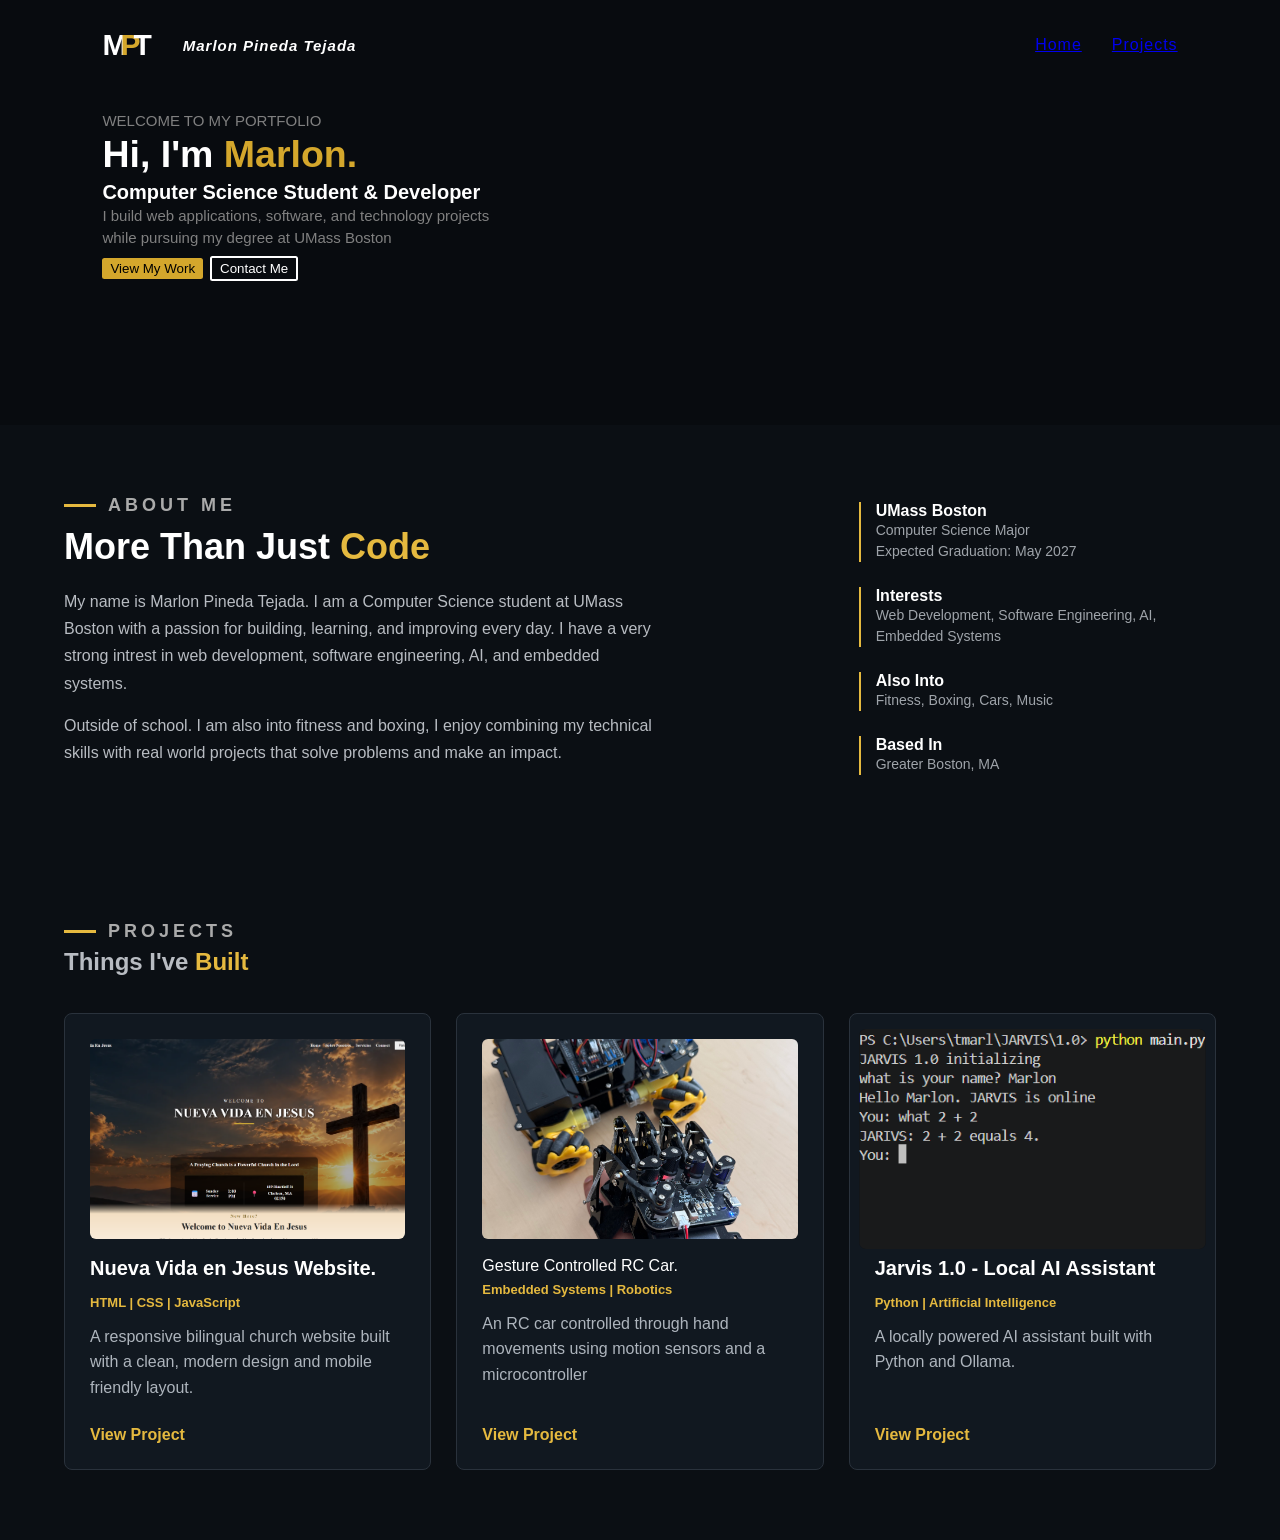
<file: index.html>
<!DOCTYPE html> 
<html>
<head>
    <!--<head> holds settings for the page (not visible content)-->
    <!--<title> is the name shown on the browser tab-->
    <title>Marlon's Portfolio</title>
    <link rel="stylesheet" href = "style.css"> 
    <!--<link... connects CSS file so your styles work-->
</head>

<body>
    <!-- This is the title of the website (Main thing people see)-->
    <section class = "hero">
        <nav>
            <div class="logo">
                <!--<div... is a box that holds your content and can be styled with CSS-->
                <span class = "logo-m">M</span><span class = "logo-p">P</span><span class = "logo-t">T</span>
                <span class = "brand-name">Marlon Pineda Tejada</span>
            </div>
            <div class = "nav-links">
                <a href = "index.html">Home</a>
                <a href = "projects.html">Projects</a>
            </div>
            <button class = "menu-toggle">☰</button>
        </nav>
            <div class = "title">
                <p>WELCOME TO MY PORTFOLIO</p>
                <h1>Hi, I'm <span class = "name-highlight">Marlon.</span></h1> <!--h1 is the main heading-->
                <p1>Computer Science Student & Developer</p1> <!--p1 is paragraph one-->
                <p>I build web applications, software, and technology projects while pursuing my degree at UMass Boston</p>
                <button class = "view-work">View My Work</button>
                <button class = "contact">Contact Me</button>
            </div>
    </section>
    <!--====================about me ====================-->     
    <section class = "aboutMe">
        <div class = "about-label">
            <span class = "yellow-line"></span>
            <p>About me</p>
        </div>
        <h1>More Than Just <span class = "code-highlight">Code</span></h1>
        <p1>My name is Marlon Pineda Tejada. I am a Computer Science student at UMass Boston with a passion for building,
            learning, and improving every day. I have a very strong intrest in web development, software engineering, AI,
            and embedded systems.
        </p1>
        <p2>Outside of school. I am also into fitness and boxing, I enjoy combining my technical skills with real world
        projects that solve problems and make an impact.
        </p2>
        <div class = "extras-content">
            <div class = "umass-content">
                <h3>UMass Boston</h3>
                <p>Computer Science Major</p>
                <p>Expected Graduation: May 2027</p>
            </div>
            <div class = "interests-content">
                <h3>Interests</h3>
                <p>Web Development, Software Engineering, AI, Embedded Systems</p>
            </div>
            <div class = "hobbies-content">
                <h3>Also Into</h3>
                <p>Fitness, Boxing, Cars, Music</p>
            </div>
            <div class = "location-content">
                <h3>Based In</h3>
                <p>Greater Boston, MA</p>
            </div>
        </div>
    </section>
    <!--==================== Projects Card ====================-->
    <section class = "projects-card">
        <div class = "projects-label">
            <span class = "yellow-line"></span>
            <p>Projects</p>
        </div>
        <h1>Things I've <span class = "code-highlight">Built</span></h1>
        <div class = "project-grid">
            <div class = "project">
                <img src = "images/church.png" alt = "Nueva Vida En Jesus Website">
                <h2>Nueva Vida en Jesus Website.</h2>
                <p>HTML | CSS | JavaScript</p>
                <p> A responsive bilingual church website built with a clean, modern design and mobile
                friendly layout.</p>
                <a href = "projects.html">View Project</a>
            </div>
            <div class = "project">
                <img src = "images/car.jpeg" alt = "Gesture Controlled RC Car.>"
                <h2>Gesture Controlled RC Car.</h2>
                <p>Embedded Systems | Robotics</p>
                <p>An RC car controlled through hand movements using motion sensors and a microcontroller</p>
                <a href = "projects.html">View Project</a>
            </div>
            <div class = "project">
                <img class = "jarvis-img" src = "images/JARVIS.png" alt = Jarvis 1.0 - Local AI Assistant>
                <h2>Jarvis 1.0 - Local AI Assistant</h2>
                <p>Python | Artificial Intelligence</p>
                <p>A locally powered AI assistant built with Python and Ollama.</p>
                <a href = "projects.html">View Project</a>
            </div>
        </div>
    </section>
    <!--==================== Skills ====================-->
</body>
</html>
</file>
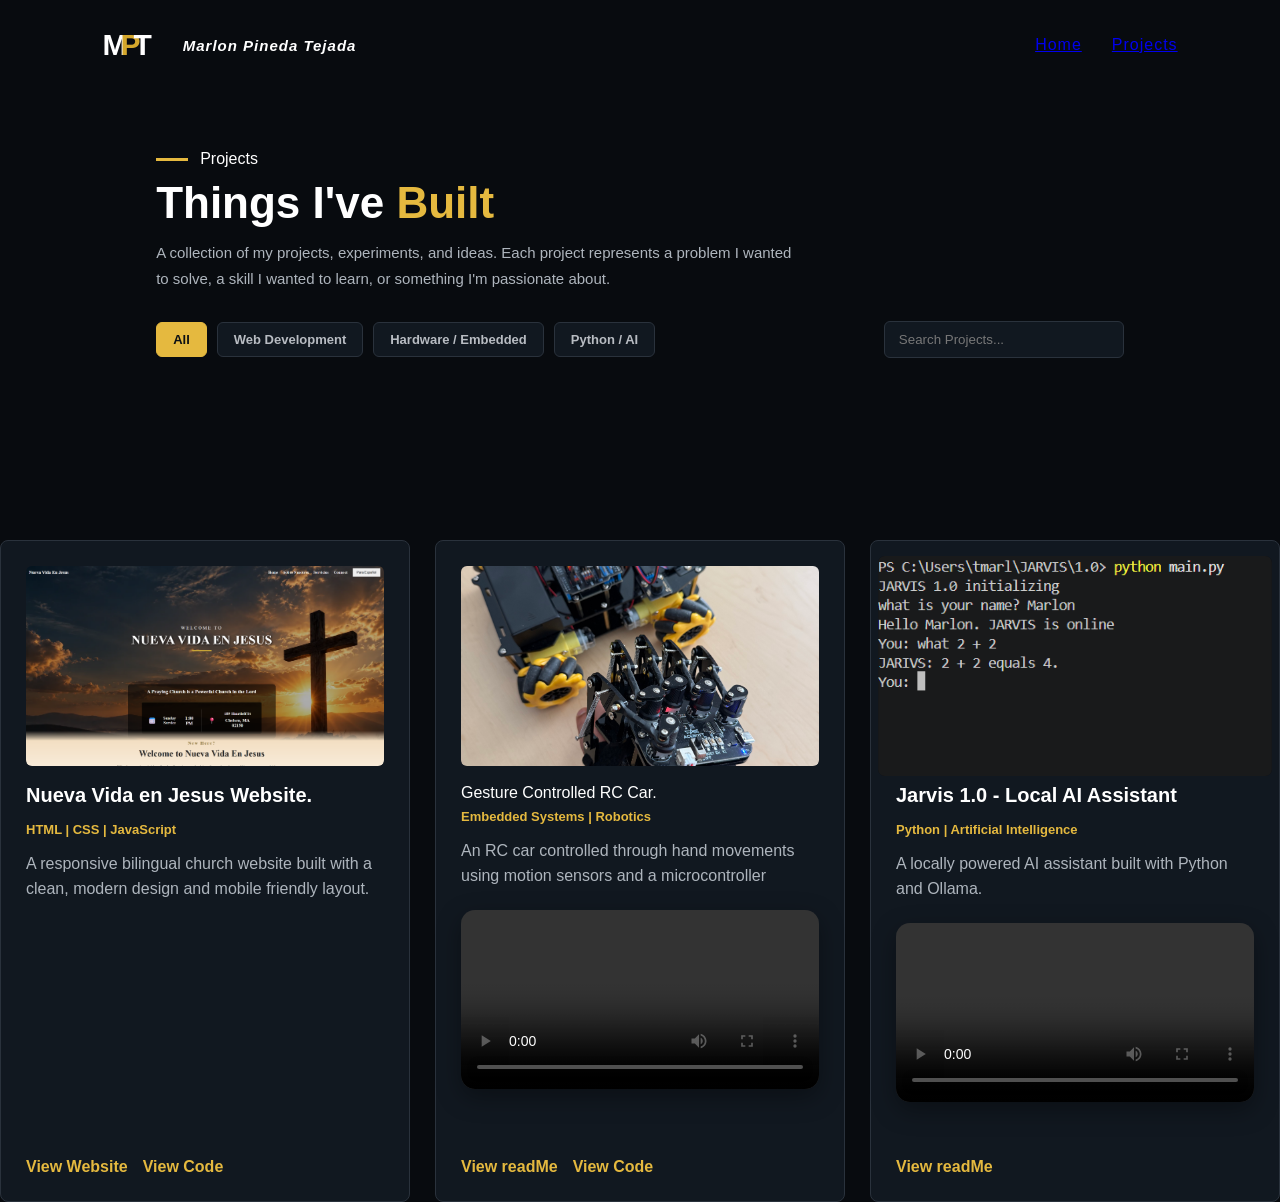
<file: projects.html>
<!DOCTYPE html> 
<html>
<head>
    <!--<head> holds settings for the page (not visible content)-->
    <!--<title> is the name shown on the browser tab-->
    <title>Marlon's Portfolio</title>
    <link rel="stylesheet" href = "style.css"> 
    <!--<link... connects CSS file so your styles work-->
</head>

<body>
    <section class = "hero">
        <nav>
            <div class="logo">
                <!--<div... is a box that holds your content and can be styled with CSS-->
                <span class = "logo-m">M</span><span class = "logo-p">P</span><span class = "logo-t">T</span>
                <span class = "brand-name">Marlon Pineda Tejada</span>
            </div>
            <div class = "nav-links">
                <a href = "index.html">Home</a>
                <a href = "projects.html">Projects</a>
            </div>
            <button class = "menu-toggle">☰</button>
        </nav>
        <div class = "projects-page-header">
            <div class = "projects-page-label">
                <span class = "yellow-line"></span>
                <p>Projects</p>
            </div>
            <h1>Things I've <span class = "code-highlight">Built</span></h1>
            <p class = "projects-page-description">
                A collection of my projects, experiments, and ideas. Each project
                represents a problem I wanted to solve, a skill I wanted to learn,
                or something I'm passionate about.
            </p>
        </div>
            <div class = "project-tools">
                <div class = "project-filters">
                    <button class = "active" data-filter = "all">All</button>
                    <button data-filter = "web">Web Development</button>
                    <button data-filter = "hardware">Hardware / Embedded</button>
                    <button data-filter = "python">Python / AI</button>
                </div>
                <input
                    type = "text"
                    class = "project-search"
                    placeholder= "Search Projects..."
                >
            </div>
    </section>
    <section class = "projects-page-cards">
        <div class = "project-grid">
            <div class = "project" data-category = "web">
                <img src = "images/church.png" alt = "Nueva Vida En Jesus Website">
                <h2>Nueva Vida en Jesus Website.</h2>
                <p>HTML | CSS | JavaScript</p>
                <p> A responsive bilingual church website built with a clean, modern design and mobile
                friendly layout.</p>
                <div class = "project-links">
                    <a href = "https://beta.nuevavidaenjesus.com/" target = "_blank">View Website</a>
                    <a href = "https://github.com/marlon978-create/NuevaVidaEnJesus" target = "_blank">View Code</a>
                </div>
            </div>
            <div class = "project" data-category= "hardware">
                <img src = "images/car.jpeg" alt = "Gesture Controlled RC Car.>"
                <h2>Gesture Controlled RC Car.</h2>
                <p>Embedded Systems | Robotics</p>
                <p>An RC car controlled through hand movements using motion sensors and a microcontroller</p>
                <video controls class = "project-video">
                    <source src = "Videos/car-demo.mp4" type = "video/mp4">
                </video>
                <div class = "project-links">
                    <a href = "https://github.com/marlon978-create/Gesture-Controlled-RC-Car./blob/main/README.md" target = "_blank">View readMe</a>
                    <a href = "https://github.com/marlon978-create/Gesture-Controlled-RC-Car." target = "_blank">View Code</a>
                </div>
            </div>
            <div class = "project" data-category= "python">
                <img class = "jarvis-img" src = "images/JARVIS.png" alt = Jarvis 1.0 - Local AI Assistant>
                <h2>Jarvis 1.0 - Local AI Assistant</h2>
                <p>Python | Artificial Intelligence</p>
                <p>A locally powered AI assistant built with Python and Ollama.</p>
                <video controls class = "project-video">
                    <source src = "Videos/jarvis-demo.mp4" type = "video/mp4">
                </video>
                <div class = "project-links">
                    <a href = "https://github.com/marlon978-create/Jarvis-1.0/blob/main/README.md" target = "_blank">View readMe</a>
                </div>
            </div>
        </div>
    </section>
    <script src = "projects.js"></script>
</body>
</file>
<file: style.css>
*{
    margin: 0;
    padding: 0;
    box-sizing: border-box;
}
body{
    background-color: #080B0f;
    color: white;
    font-family: 'Trebuchet MS', 'Lucida Sans Unicode', 'Lucida Grande', 'Lucida Sans', Arial, sans-serif;
}
.hero{
    min-height: 100vh;
    padding: 0 8%;
}
/*========
top bar
==========*/
nav{
    height: 90px;
    display: flex;
    align-items: center;
    justify-content: space-between;
    letter-spacing: 1px;
}
.logo{
    display: flex;
    align-items: center;
    cursor: pointer;
}
.logo-m,
.logo-p,
.logo-t{
    font-size: 30px;
    font-weight: 800;
    font-style: normal;
}
.logo-m{
    color: white;
}
.logo-p{
    color: #d4a72c;
    margin-left: -8px;
}
.logo-t{
    color: white;
    margin-left: -8px;
}
.brand-name{
    margin-left: 30px;
    font-family: Arial, Helvetica, sans-serif;
    font-style: italic;
    font-size: 15px;
    font-weight: 600;
    color: white;
    letter-spacing: 1px;
    white-space: nowrap;
}
.nav-links{
    display: flex;
    gap: 30px;
}

.menu-toggle{
    display: none;
}
/*==================== Title Content ====================*/
.title{
    width: 800px;
    margin-top: 20px;
    text-align: left;
    font-size: 25px;
}
.name-highlight{
    color: #d4a72c
}
.title p1{
    color: white;
    font-weight: bold;
    gap: 10px;
    font-size: 20px;
    font-family: Arial, Helvetica, sans-serif;
}
.title p{
    color: gray;
    text-align: left;
    gap: 10px;
    font-family: Arial, Helvetica, sans-serif;
    font-size: 15px;
    line-height: 1.5;
    max-width: 400px;
}
.view-work{
    background-color: #d4a72c; /*fills in the box*/
    border: none; /*border around the box*/
    border-radius: 2.5px; /*rounds corners*/
    padding: 3px 8px; /* makes box bigger*/
}
.contact{
    background-color: transparent;
    border: 2px solid white;
    border-radius: 2.5px;
    padding: 3px 8px;
    color: white;

}
/*==================== About Content ====================*/
.aboutMe{
    background-color: #0b0f14;
    padding: 70px 5%;
    color: white;
    display: grid;
    grid-template-columns: 2fr 1fr;
    column-gap: 80px;
    margin-top: -475px;
}
.about-label{
    display: flex;
    align-items: center;
    gap: 12px;
    grid-column: 1;
}
.about-label p{
    text-transform: uppercase;
    letter-spacing: 4px;
    font-size: 18px;
    font-weight: bold;
    color: #aaa;
    margin: 0;
}
.yellow-line{
    display: block;
    width: 32px;
    height: 3px;
    background-color: #e5b93f;
}
.aboutMe h1{
    grid-column: 1;
    font-size: 36px;
    margin: 10px 0 20px;
}
.code-highlight{
    color: #e5b93f;
}
.aboutMe > p1,
.aboutMe > p2{
    grid-column: 1;
    max-width: 600px;
    color: #b8bcc2;
    line-height: 1.7;
    margin-bottom: 15px;
}
.extras-content{
    grid-column: 2;
    grid-row: 1 /5;
    display: flex;
    flex-direction: column;
    justify-content: center;
    gap: 25px;
    margin-top: 0;
}
.extras-content h3{
    color: white;
    font-size: 16px;
    margin-bottom: 0 0 6px 0;
}
.extras-content p{
    color: #9fa4aa;
    font-size: 14px;
    line-height: 1.5;
    margin: 0px;
}
.umass-content,
.interests-content,
.hobbies-content,
.location-content{
    padding-left: 15px;
    border-left: 2px solid #e5b93f;
}
/*==================== Projects Cards ====================*/
.projects-card{
    background-color: #0b0f14;
    padding: 70px 5%;
    color: white;
    margin-top: 0px;
}
.projects-label{
    display: flex;
    align-items: center;
    gap: 12px;
}
.projects-label p{
    text-transform: uppercase;
    letter-spacing: 4px;
    font-size: 18px;
    font-weight: bold;
    color: #aaa;
    margin: 0;
}
.yellow-line{
    display: block;
    width: 32px;
    height: 3px;
    background-color: #e5b93f;
}
.code-highlight{
    color: #e5b93f;
}
.project-grid{
    display: grid;
    grid-template-columns: repeat(3, 1fr);
    gap: 25px;
    margin-top: 30px;
}
.project{
    background-color: #111820;
    border: 1px solid #2a323c;
    border-radius: 8px;
    padding: 25px;
    min-height: 220px;
    display: flex;
    flex-direction: column;
    transition: 0.3s ease;
}
.project:hover{
    transform: translate(-6px);
    border-color: #e5b93f;
}
.project h2{
    font-size: 20px;
    color: white;
    margin: 0 0 8px;
}
.project p{
    color: #aeb5bd;
    line-height: 1.6;
    margin: 5px 0;
}
.project p:first-of-type{
    color: #e5b93f;
    font-size: 13px;
    font-weight: bold;
}
.project a{
    color: #e5b93f;
    text-decoration: none;
    font-weight: bold;
    margin-top: auto;
    padding-top: 20px;
}
.project img{
    width: 100%;
    height: 200px;
    object-fit: cover;
    border-radius: 6px;
    margin-bottom: 18px;
}
.project .jarvis-img{
    height: 200px;
    object-fit: cover;
    object-position: left center;
    transform: scale(1.10);
    background-color: #0b0f14;
}
.projects-card > h1,
.projects-card > p{
    grid-column: 1;
    max-width: 600px;
    color: #b8bcc2;
    line-height: 1.7;
    
}
/*==================== Projects Page ====================*/
.porjects-hero{
    min-height: auto;
    padding-bottom: 0;
}
.projects-page-header{
    padding: 60px 5% 30px;
}
.projects-page-label{
    display: flex;
    align-items: center;
    gap: 12px;
}
.projects-page-header h1{
    font-size: 44px;
    color: white;
    margin: 10px 0 12px;
}
.projects-page-description{
    max-width: 650px;
    color: #aeb5bd;
    line-height: 1.7;
    font-size: 15px;
}
.project-tools{
    padding: 0 5% 25px;
    display: flex;
    justify-content: space-between;
    align-items: center;
    gap: 20px;
    padding-bottom: 0;
}
.project-filters{
    display: flex;
    gap: 10px;
    flex-wrap: wrap;
}
.project-filters button{
    background-color: #111820;
    color: #b8bcc2;
    border: 1px solid #2a323c;
    border-radius: 6px;
    padding: 9px 16px;
    font-size: 13px;
    font-weight: bold;
    cursor: pointer;
    transition: 0.3s ease;
}
.project-filters button:hover{
    border-color: #e5b93f;
    color: white;
}
.project-filters .active{
    background-color: #e5b93f;
    color: #0b0f14;
    border-color: #e5b93f;
}
.project-search{
    width: 240px;
    background-color: #111820;
    color: white;
    border: 1px solid #2a323c;
    border-radius: 6px;
    padding: 10px 14px;
    outline: none;
}
.project-search:focus{
    border-color: #e5b93f;
}
.project-search::placeholder{
    color: #777;
}
.projects-page-cards{
    margin-top: -400px;
    padding-top: 10px;
}
.project-links{
    display: flex;
    gap: 15px;
    margin-top: auto;
    padding-top: 20px;
}
.project-links a{
    color: #e5b93f;
    text-decoration: none;
    font-weight: bold;
}
.project-links a:hover{
    text-decoration: underline;
}
.project-video{
    width: 100%;
    max-height: 260px;
    margin-top: 16px;
    margin-bottom: 16px;
    border-radius: 14px;
    object-fit: cover;
    box-shadow: 0 8px 24px rgba(0, 0, 0, 0.35);
}
</file>
